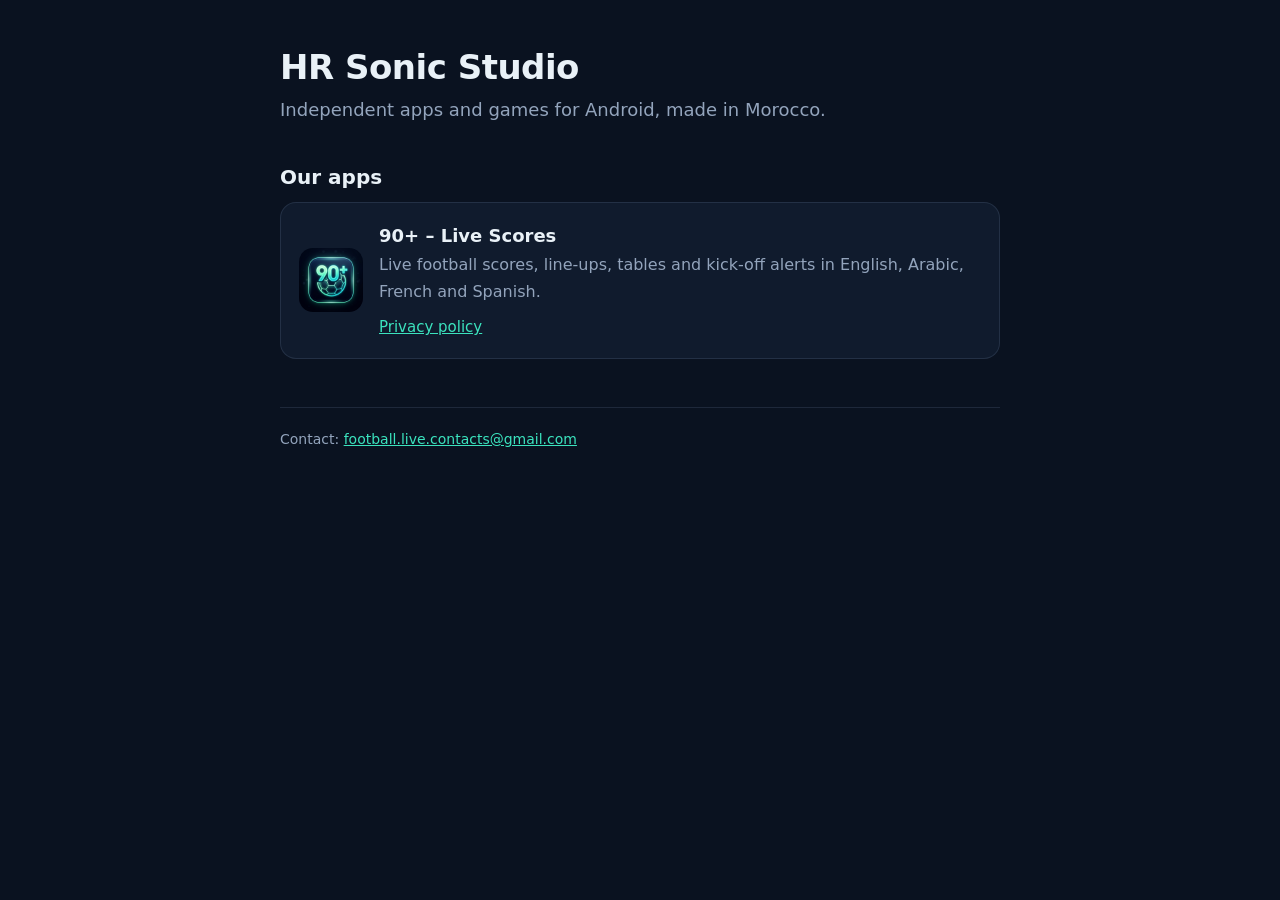
<file: index.html>
<!doctype html>
<html lang="en">
<head>
  <meta charset="utf-8" />
  <meta name="viewport" content="width=device-width, initial-scale=1" />
  <title>HR Sonic Studio</title>
  <meta name="description" content="HR Sonic Studio makes mobile apps and games." />
  <link rel="icon" href="90plus/icon.png" />
  <link rel="stylesheet" href="style.css" />
</head>
<body>
  <main>
    <h1>HR Sonic Studio</h1>
    <p class="lead">Independent apps and games for Android, made in Morocco.</p>

    <h2>Our apps</h2>
    <div class="card">
      <img src="90plus/icon.png" alt="" />
      <div>
        <h3>90+ – Live Scores</h3>
        <p>Live football scores, line-ups, tables and kick-off alerts in English, Arabic, French and Spanish.</p>
        <div class="links">
          <a href="90plus/privacy.html">Privacy policy</a>
        </div>
      </div>
    </div>

    <footer>
      Contact: <a href="mailto:football.live.contacts@gmail.com">football.live.contacts@gmail.com</a>
    </footer>
  </main>
</body>
</html>
</file>
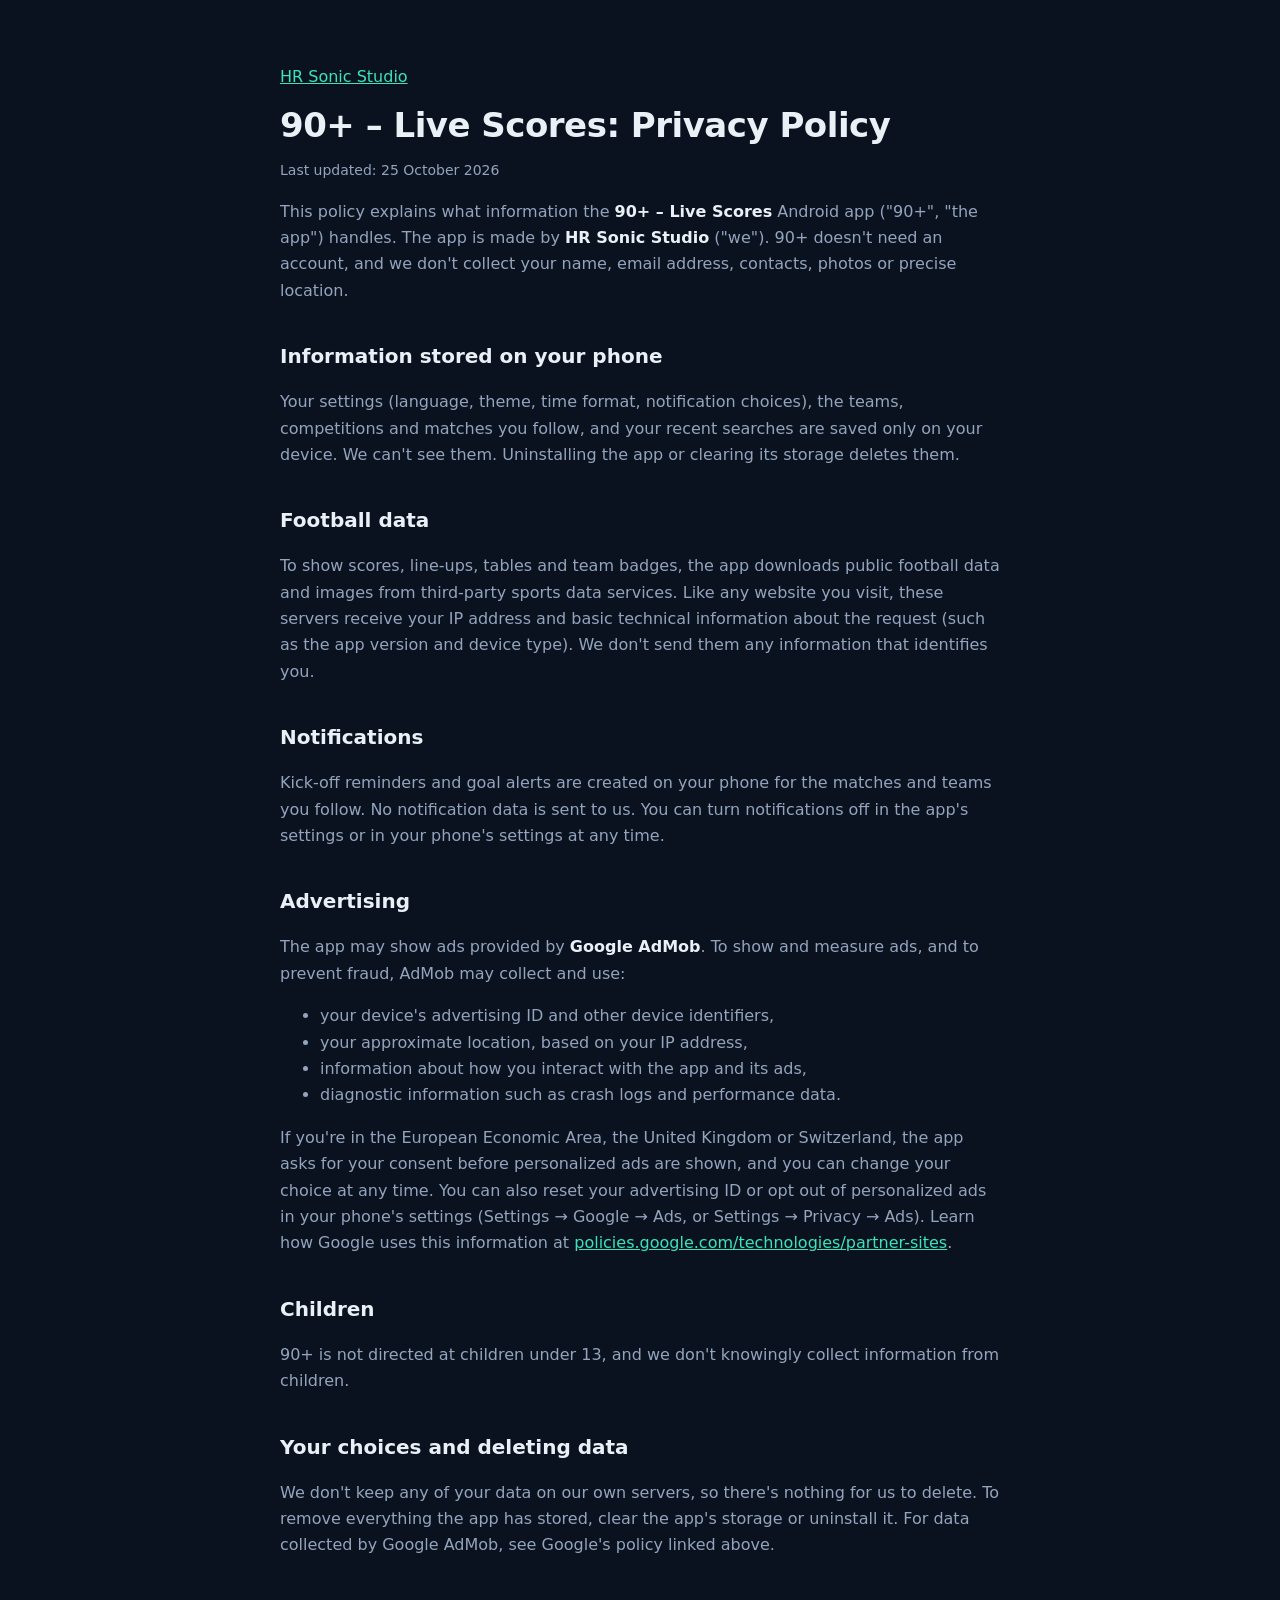
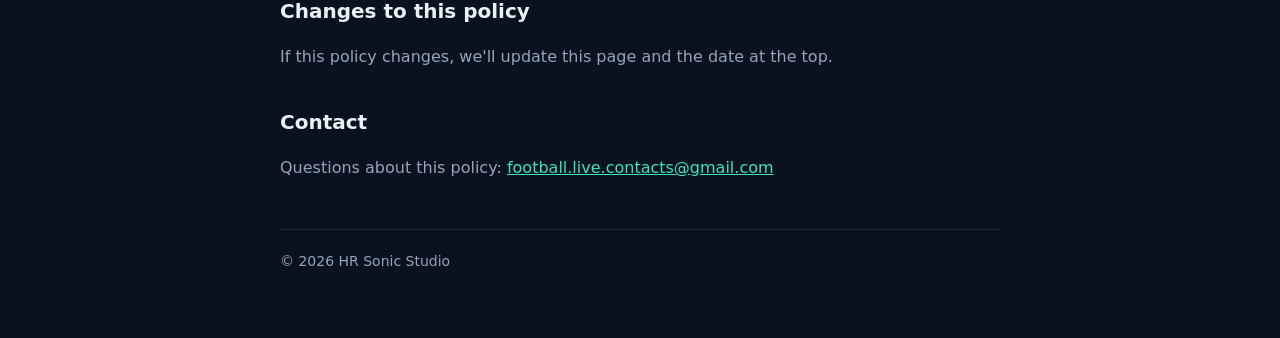
<file: 90plus/privacy.html>
<!doctype html>
<html lang="en">
<head>
  <meta charset="utf-8" />
  <meta name="viewport" content="width=device-width, initial-scale=1" />
  <title>90+ Privacy Policy</title>
  <meta name="description" content="Privacy policy for the 90+ – Live Scores app by HR Sonic Studio." />
  <link rel="icon" href="icon.png" />
  <link rel="stylesheet" href="../style.css" />
</head>
<body>
  <main>
    <p><a href="../">HR Sonic Studio</a></p>
    <h1>90+ – Live Scores: Privacy Policy</h1>
    <p class="updated">Last updated: 25 October 2026</p>

    <p>
      This policy explains what information the <strong>90+ – Live Scores</strong> Android app ("90+", "the app") handles. The app is made by
      <strong>HR Sonic Studio</strong> ("we"). 90+ doesn't need an account, and we don't collect your name, email address, contacts, photos or
      precise location.
    </p>

    <h2>Information stored on your phone</h2>
    <p>
      Your settings (language, theme, time format, notification choices), the teams, competitions and matches you follow, and your recent searches
      are saved only on your device. We can't see them. Uninstalling the app or clearing its storage deletes them.
    </p>

    <h2>Football data</h2>
    <p>
      To show scores, line-ups, tables and team badges, the app downloads public football data and images from third-party sports data services.
      Like any website you visit, these servers receive your IP address and basic technical information about the request (such as the app version
      and device type). We don't send them any information that identifies you.
    </p>

    <h2>Notifications</h2>
    <p>
      Kick-off reminders and goal alerts are created on your phone for the matches and teams you follow. No notification data is sent to us. You can
      turn notifications off in the app's settings or in your phone's settings at any time.
    </p>

    <h2>Advertising</h2>
    <p>
      The app may show ads provided by <strong>Google AdMob</strong>. To show and measure ads, and to prevent fraud, AdMob may collect and use:
    </p>
    <ul>
      <li>your device's advertising ID and other device identifiers,</li>
      <li>your approximate location, based on your IP address,</li>
      <li>information about how you interact with the app and its ads,</li>
      <li>diagnostic information such as crash logs and performance data.</li>
    </ul>
    <p>
      If you're in the European Economic Area, the United Kingdom or Switzerland, the app asks for your consent before personalized ads are shown,
      and you can change your choice at any time. You can also reset your advertising ID or opt out of personalized ads in your phone's settings
      (Settings → Google → Ads, or Settings → Privacy → Ads). Learn how Google uses this information at
      <a href="https://policies.google.com/technologies/partner-sites">policies.google.com/technologies/partner-sites</a>.
    </p>

    <h2>Children</h2>
    <p>90+ is not directed at children under 13, and we don't knowingly collect information from children.</p>

    <h2>Your choices and deleting data</h2>
    <p>
      We don't keep any of your data on our own servers, so there's nothing for us to delete. To remove everything the app has stored, clear the app's
      storage or uninstall it. For data collected by Google AdMob, see Google's policy linked above.
    </p>

    <h2>Changes to this policy</h2>
    <p>If this policy changes, we'll update this page and the date at the top.</p>

    <h2>Contact</h2>
    <p>Questions about this policy: <a href="mailto:football.live.contacts@gmail.com">football.live.contacts@gmail.com</a></p>

    <footer>© 2026 HR Sonic Studio</footer>
  </main>
</body>
</html>
</file>
<file: style.css>
:root {
  --bg: #0a1220;
  --surface: #101b2d;
  --line: rgba(148, 174, 214, 0.14);
  --text: #e9f1f7;
  --text-2: #93a4bc;
  --brand: #3be3be;
  color-scheme: dark;
}
* { box-sizing: border-box; }
html { -webkit-text-size-adjust: 100%; }
body {
  margin: 0;
  background: var(--bg);
  color: var(--text);
  font: 16px/1.65 system-ui, -apple-system, 'Segoe UI', Roboto, 'Noto Kufi Arabic', sans-serif;
}
main { max-width: 760px; margin: 0 auto; padding: 48px 20px 64px; }
a { color: var(--brand); }
h1 { font-size: 34px; line-height: 1.15; margin: 0 0 8px; letter-spacing: -0.5px; }
h2 { font-size: 20px; margin: 36px 0 8px; }
p, li { color: var(--text-2); }
strong { color: var(--text); }
.lead { font-size: 18px; margin: 0 0 32px; }
.card {
  display: flex; gap: 16px; align-items: center;
  padding: 18px; border: 1px solid var(--line); border-radius: 16px; background: var(--surface);
  text-decoration: none; color: inherit;
}
.card img { width: 64px; height: 64px; border-radius: 14px; flex: none; }
.card h3 { margin: 0 0 2px; font-size: 18px; color: var(--text); }
.card p { margin: 0; }
.links { display: flex; gap: 16px; flex-wrap: wrap; margin-top: 10px; font-size: 15px; }
footer { margin-top: 48px; padding-top: 20px; border-top: 1px solid var(--line); font-size: 14px; color: var(--text-2); }
.updated { font-size: 14px; }
</file>
